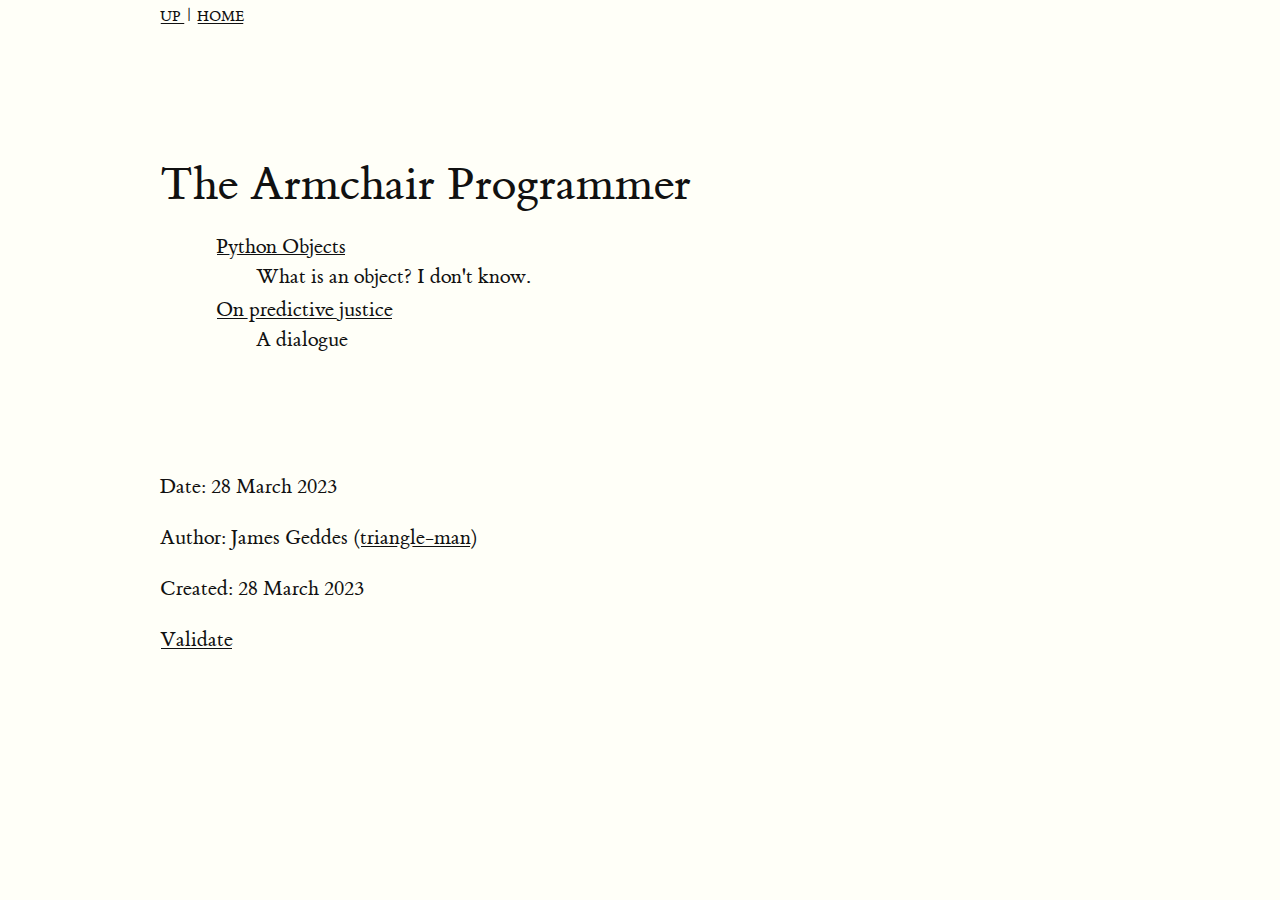
<file: docs/index.html>
<?xml version="1.0" encoding="utf-8"?>
<!DOCTYPE html PUBLIC "-//W3C//DTD XHTML 1.0 Strict//EN"
"http://www.w3.org/TR/xhtml1/DTD/xhtml1-strict.dtd">
<html xmlns="http://www.w3.org/1999/xhtml" lang="en" xml:lang="en">
<head>
<!-- 28 March 2023 -->
<meta http-equiv="Content-Type" content="text/html;charset=utf-8" />
<meta name="viewport" content="width=device-width, initial-scale=1" />
<title>The Armchair Programmer</title>
<meta name="author" content="James Geddes ([[https://github.com/triangle-man][triangle-man]])" />
<meta name="generator" content="Org Mode" />
<link rel="stylesheet" href="tufte.css" type="text/css"/>
</head>
<body>
<div id="org-div-home-and-up">
 <a accesskey="h" href=""> UP </a>
 |
 <a accesskey="H" href="index.html"> HOME </a>
</div><div id="content" class="content">
<h1 class="title">The Armchair Programmer</h1>
<dl class="org-dl">
<dt><a href="same.html">Python Objects</a></dt><dd>What is an object? I don't know.</dd>
<dt><a href="javert.html">On predictive justice</a></dt><dd>A dialogue</dd>
</dl>
</div>
<div id="postamble" class="status">
<p class="date">Date: 28 March 2023</p>
<p class="author">Author: James Geddes (<a href="https://github.com/triangle-man">triangle-man</a>)</p>
<p class="date">Created: 28 March 2023</p>
<p class="validation"><a href="https://validator.w3.org/check?uri=referer">Validate</a></p>
</div>
</body>
</html>
</file>
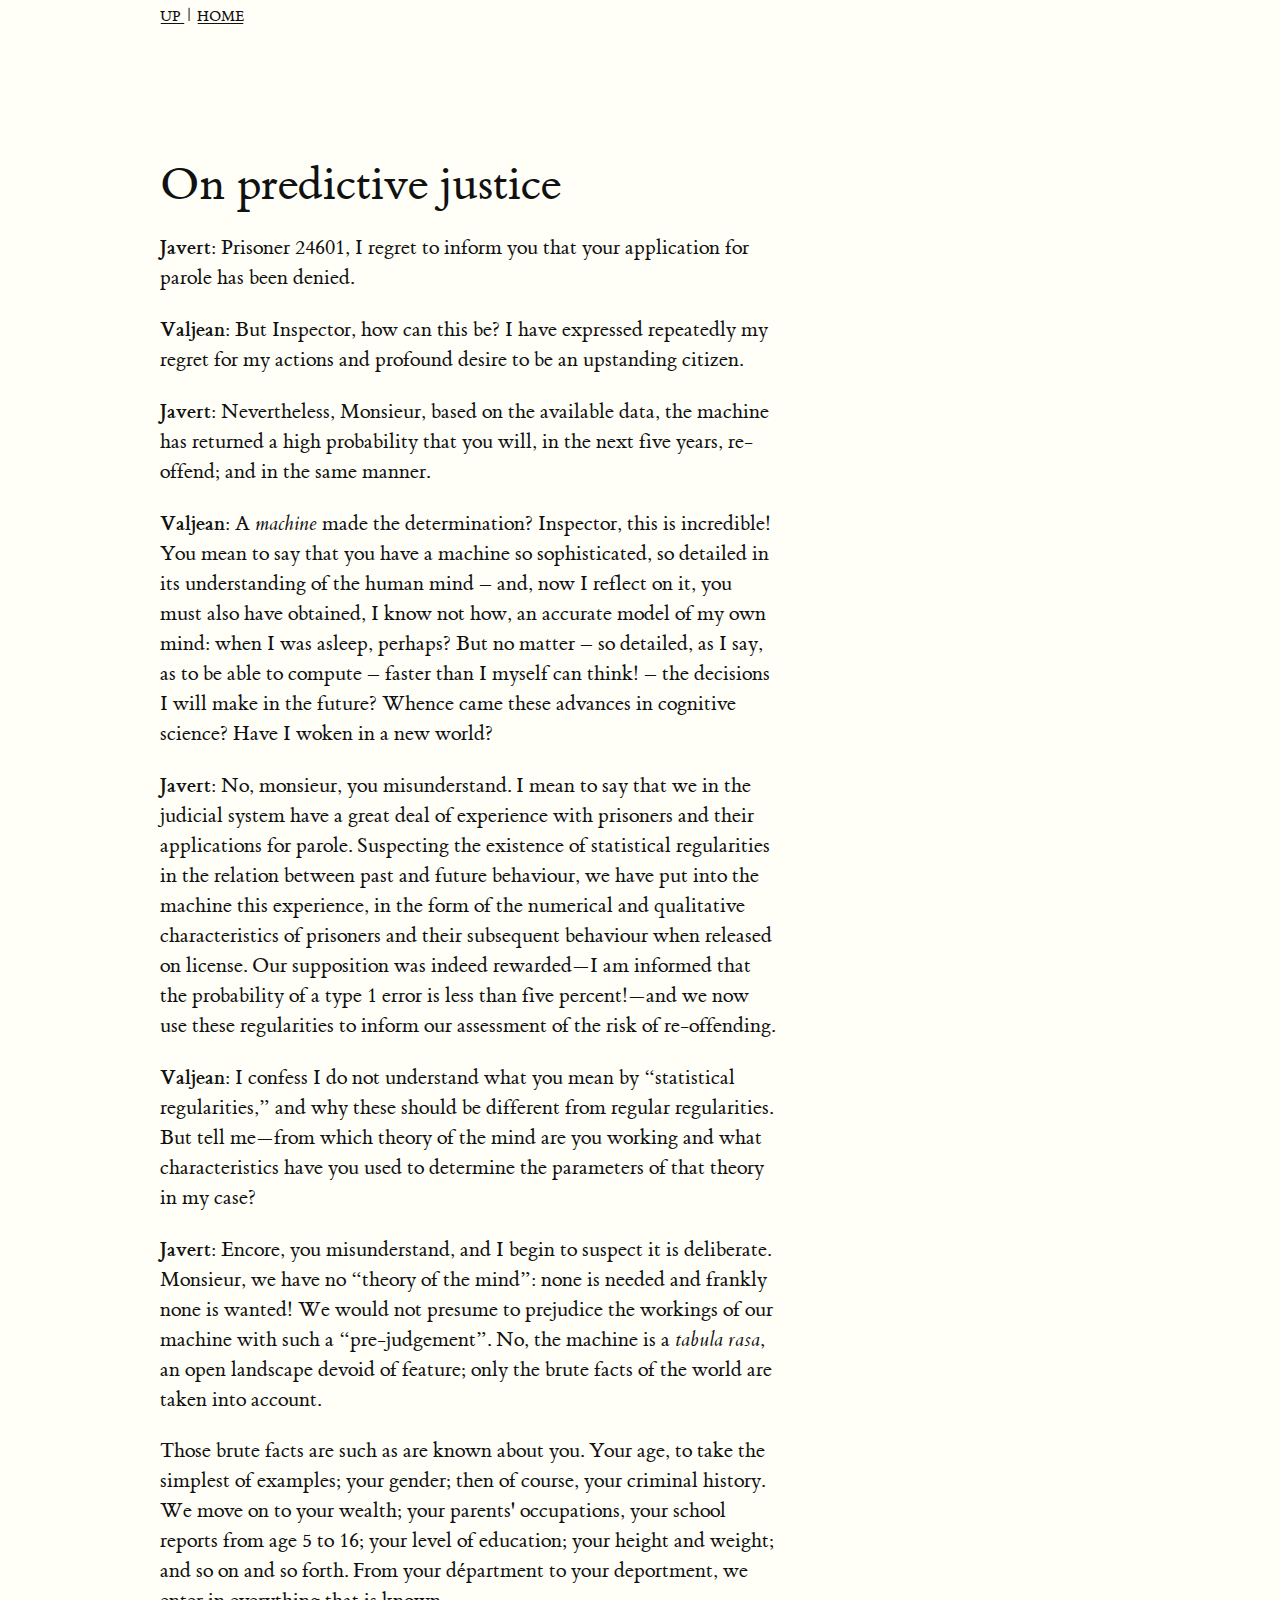
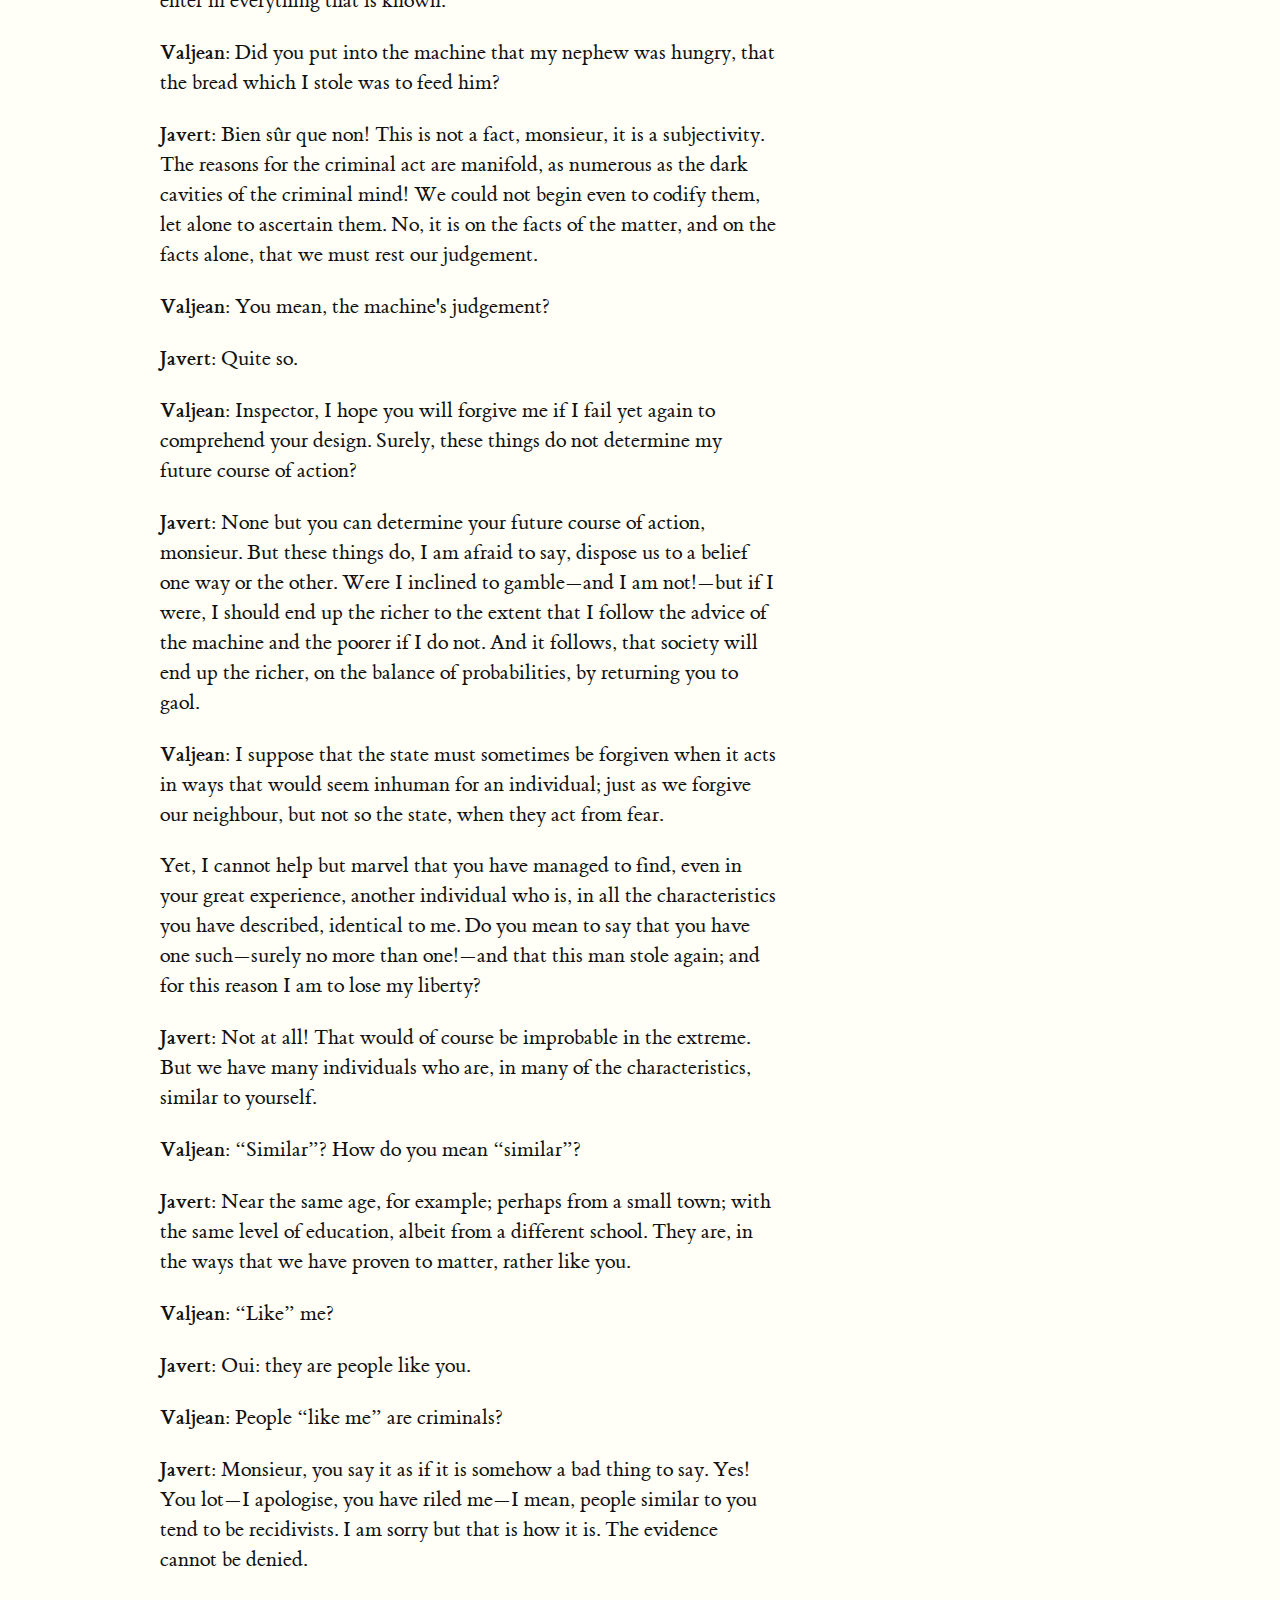
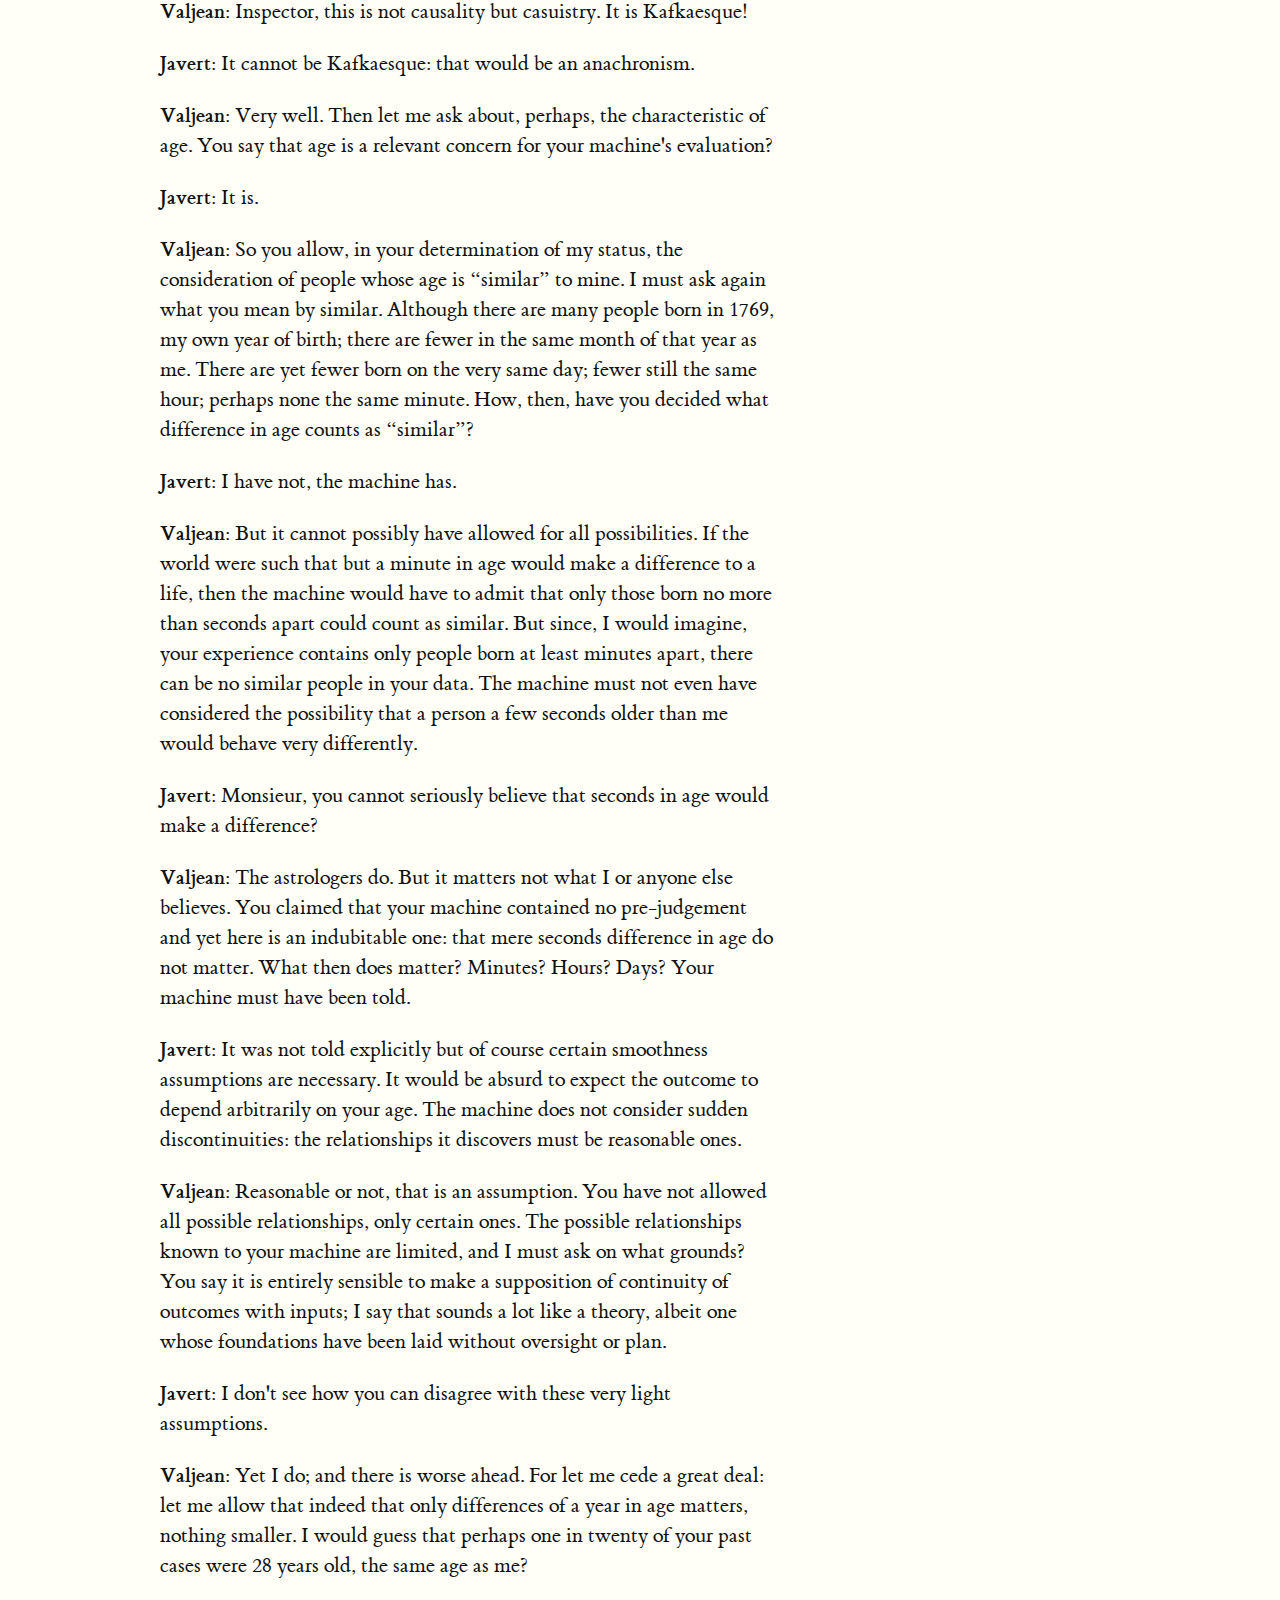
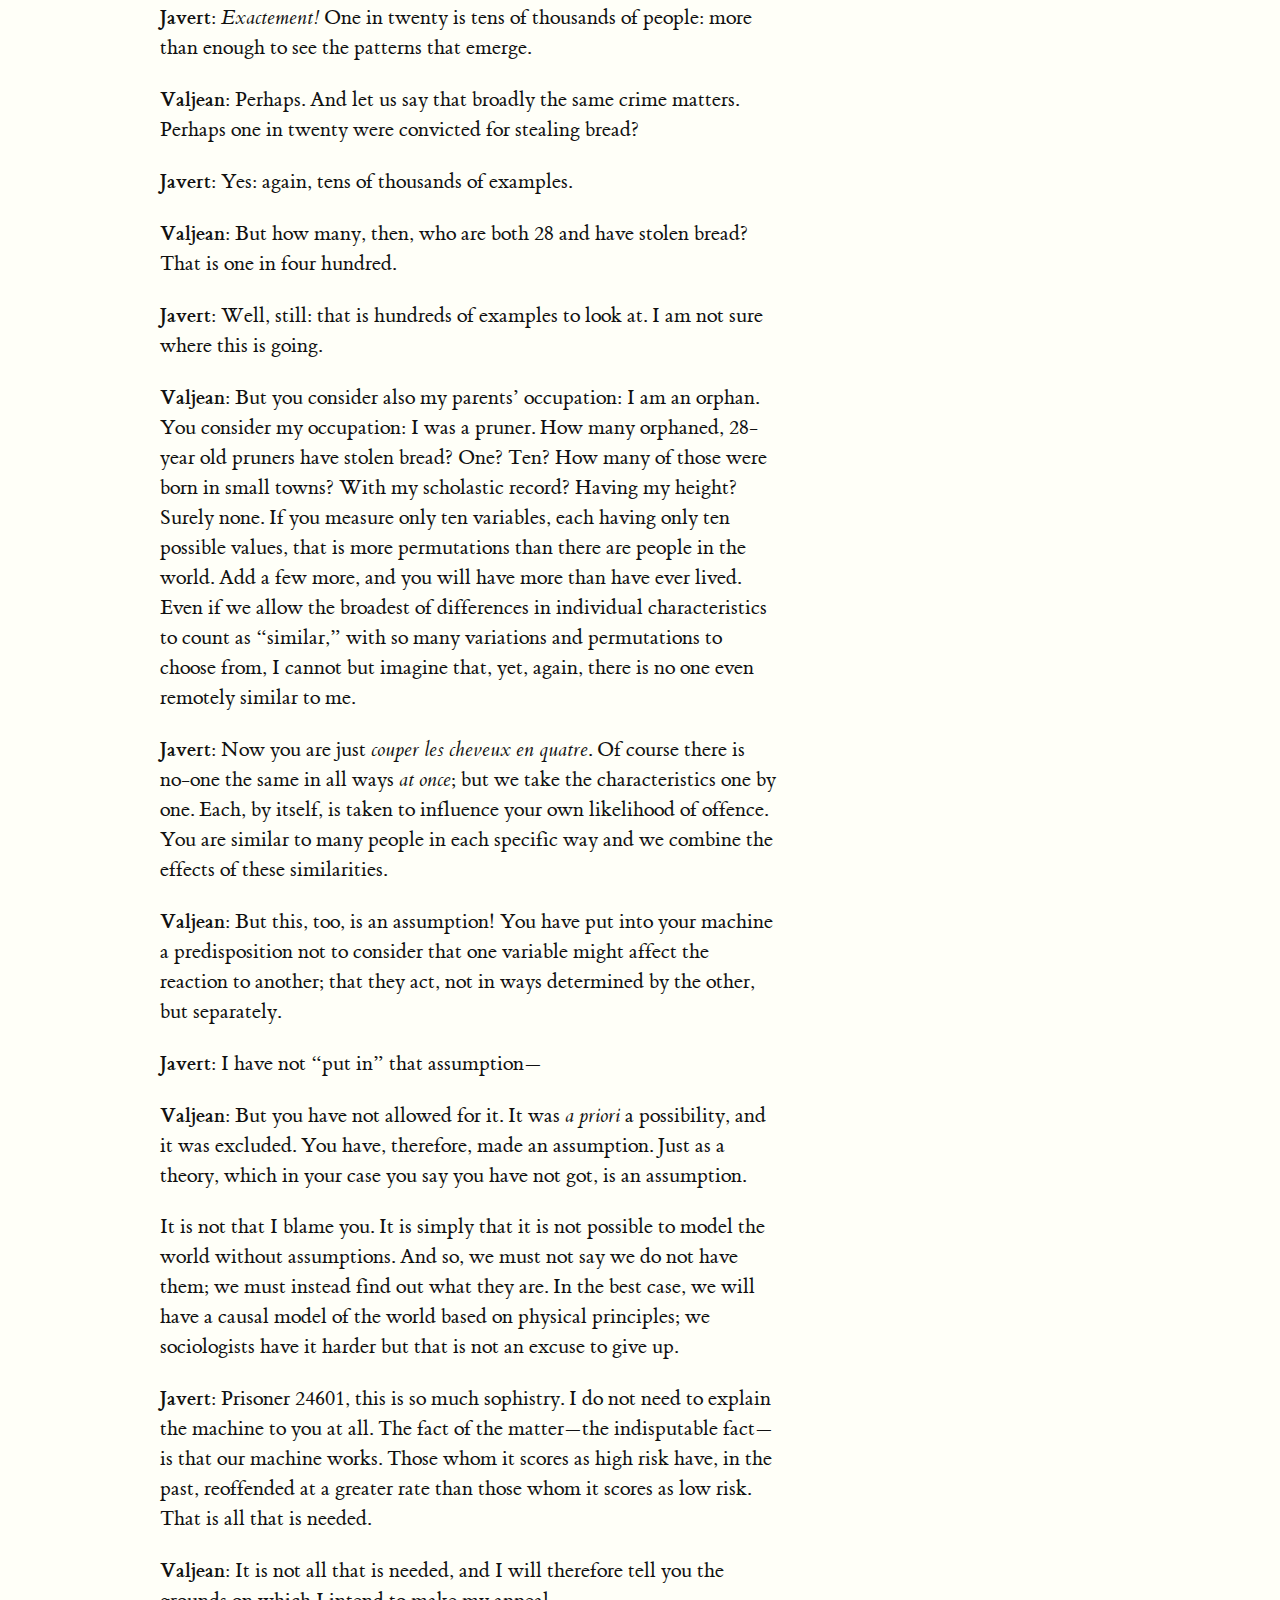
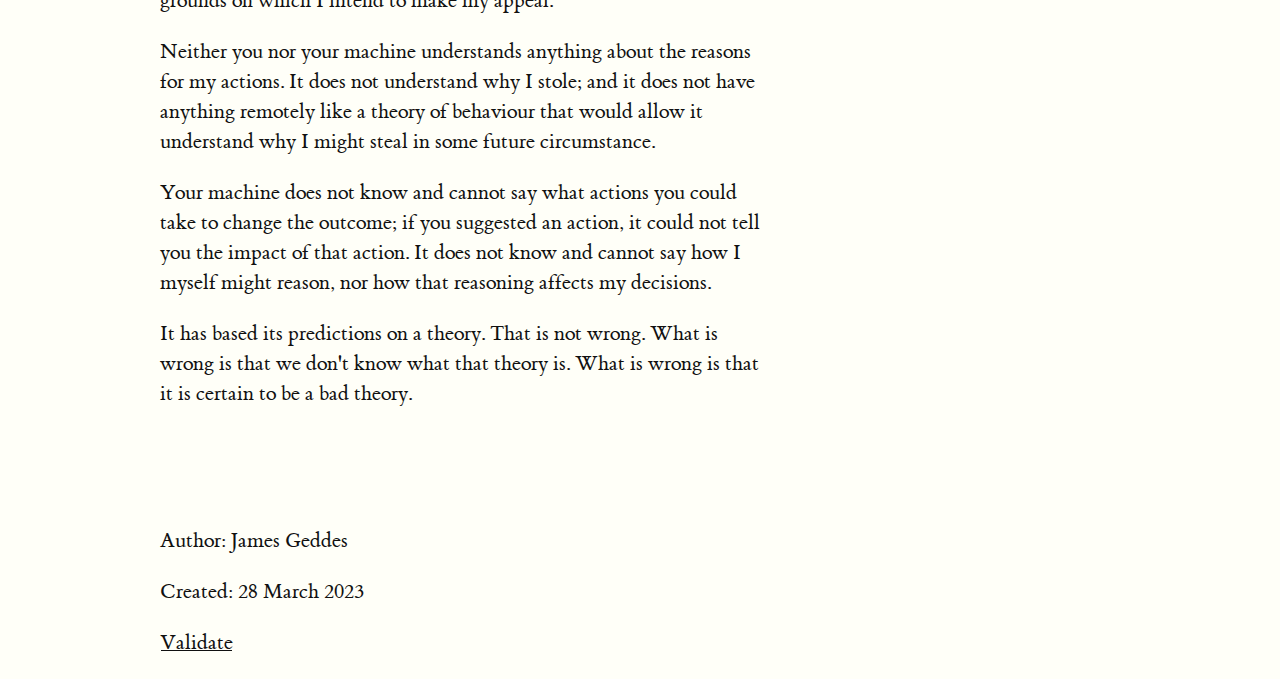
<file: docs/javert.html>
<?xml version="1.0" encoding="utf-8"?>
<!DOCTYPE html PUBLIC "-//W3C//DTD XHTML 1.0 Strict//EN"
"http://www.w3.org/TR/xhtml1/DTD/xhtml1-strict.dtd">
<html xmlns="http://www.w3.org/1999/xhtml" lang="en" xml:lang="en">
<head>
<!-- 28 March 2023 -->
<meta http-equiv="Content-Type" content="text/html;charset=utf-8" />
<meta name="viewport" content="width=device-width, initial-scale=1" />
<title>On predictive justice</title>
<meta name="author" content="James Geddes" />
<meta name="generator" content="Org Mode" />
<link rel="stylesheet" href="tufte.css" type="text/css"/>
</head>
<body>
<div id="org-div-home-and-up">
 <a accesskey="h" href=""> UP </a>
 |
 <a accesskey="H" href="index.html"> HOME </a>
</div><div id="content" class="content">
<h1 class="title">On predictive justice</h1>
<p>
<b><b>Javert</b></b>: Prisoner 24601, I regret to inform you that your application
for parole has been denied.
</p>

<p>
<b><b>Valjean</b></b>: But Inspector, how can this be? I have expressed repeatedly
my regret for my actions and profound desire to be an upstanding
citizen.
</p>

<p>
<b><b>Javert</b></b>: Nevertheless, Monsieur, based on the available data, the machine
has returned a high probability that you will, in the next five years,
re-offend; and in the same manner.
</p>

<p>
<b><b>Valjean</b></b>: A <i>machine</i> made the determination? Inspector, this is
incredible!  You mean to say that you have a machine so sophisticated,
so detailed in its understanding of the human mind &#x2013; and, now I
reflect on it, you must also have obtained, I know not how, an
accurate model of my own mind: when I was asleep, perhaps? But no
matter &#x2013; so detailed, as I say, as to be able to compute &#x2013; faster
than I myself can think! &#x2013; the decisions I will make in the future?
Whence came these advances in cognitive science? Have I woken in a new
world?
</p>

<p>
<b><b>Javert</b></b>: No, monsieur, you misunderstand. I mean to say that we in the
judicial system have a great deal of experience with prisoners and
their applications for parole. Suspecting the existence of statistical
regularities in the relation between past and future behaviour, we
have put into the machine this experience, in the form of the
numerical and qualitative characteristics of prisoners and their
subsequent behaviour when released on license. Our supposition was
indeed rewarded&#x2014;I am informed that the probability of a type 1
error is less than five percent!&#x2014;and we now use these regularities
to inform our assessment of the risk of re-offending.
</p>

<p>
<b><b>Valjean</b></b>: I confess I do not understand what you mean by
“statistical regularities,” and why these should be different from
regular regularities. But tell me&#x2014;from which theory of the mind are
you working and what characteristics have you used to determine the
parameters of that theory in my case?
</p>

<p>
<b><b>Javert</b></b>: Encore, you misunderstand, and I begin to suspect it is
deliberate. Monsieur, we have no “theory of the mind”: none is needed
and frankly none is wanted! We would not presume to prejudice the
workings of our machine with such a “pre-judgement”. No, the machine
is a <i>tabula rasa</i>, an open landscape devoid of feature; only the
brute facts of the world are taken into account.
</p>

<p>
Those brute facts are such as are known about you. Your age, to take
the simplest of examples; your gender; then of course, your criminal
history. We move on to your wealth; your parents' occupations, your
school reports from age 5 to 16; your level of education; your height
and weight; and so on and so forth. From your départment to your
deportment, we enter in everything that is known.
</p>

<p>
<b><b>Valjean</b></b>: Did you put into the machine that my nephew was hungry,
that the bread which I stole was to feed him?
</p>

<p>
<b><b>Javert</b></b>: Bien sûr que non! This is not a fact, monsieur, it is a
subjectivity. The reasons for the criminal act are manifold, as
numerous as the dark cavities of the criminal mind! We could not begin
even to codify them, let alone to ascertain them. No, it is on the
facts of the matter, and on the facts alone, that we must rest our
judgement.
</p>

<p>
<b><b>Valjean</b></b>: You mean, the machine's judgement?
</p>

<p>
<b><b>Javert</b></b>: Quite so.
</p>

<p>
<b><b>Valjean</b></b>: Inspector, I hope you will forgive me if I fail yet again
to comprehend your design. Surely, these things do not determine my
future course of action?
</p>

<p>
<b><b>Javert</b></b>: None but you can determine your future course of action,
monsieur. But these things do, I am afraid to say, dispose us to a
belief one way or the other. Were I inclined to gamble&#x2014;and I am
not!&#x2014;but if I were, I should end up the richer to the extent that I
follow the advice of the machine and the poorer if I do not. And it
follows, that society will end up the richer, on the balance of
probabilities, by returning you to gaol.
</p>

<p>
<b><b>Valjean</b></b>: I suppose that the state must sometimes be forgiven when
it acts in ways that would seem inhuman for an individual; just as we
forgive our neighbour, but not so the state, when they act from fear.
</p>

<p>
Yet, I cannot help but marvel that you have managed to find, even in
your great experience, another individual who is, in all the
characteristics you have described, identical to me. Do you mean to
say that you have one such&#x2014;surely no more than one!&#x2014;and that this
man stole again; and for this reason I am to lose my liberty?
</p>

<p>
<b><b>Javert</b></b>: Not at all! That would of course be improbable in the extreme. But
we have many individuals who are, in many of the characteristics,
similar to yourself.
</p>

<p>
<b><b>Valjean</b></b>: “Similar”? How do you mean “similar”?
</p>

<p>
<b><b>Javert</b></b>: Near the same age, for example; perhaps from a small town; with the
same level of education, albeit from a different school. They are, in
the ways that we have proven to matter, rather like you.
</p>

<p>
<b><b>Valjean</b></b>: “Like” me?
</p>

<p>
<b><b>Javert</b></b>: Oui: they are people like you.
</p>

<p>
<b><b>Valjean</b></b>: People “like me” are criminals?
</p>

<p>
<b><b>Javert</b></b>: Monsieur, you say it as if it is somehow a bad thing to
say. Yes! You lot—I apologise, you have riled me&#x2014;I mean, people
similar to you tend to be recidivists. I am sorry but that is how it
is. The evidence cannot be denied.
</p>

<p>
<b><b>Valjean</b></b>: Inspector, this is not causality but casuistry. It is
Kafkaesque!
</p>

<p>
<b><b>Javert</b></b>: It cannot be Kafkaesque: that would be an anachronism.
</p>

<p>
<b><b>Valjean</b></b>: Very well. Then let me ask about, perhaps, the
characteristic of age. You say that age is a relevant concern for your
machine's evaluation?
</p>

<p>
<b><b>Javert</b></b>: It is.
</p>

<p>
<b><b>Valjean</b></b>: So you allow, in your determination of my status, the
consideration of people whose age is “similar” to mine. I must ask
again what you mean by similar. Although there are many people born in
1769, my own year of birth; there are fewer in the same month of that
year as me. There are yet fewer born on the very same day; fewer still
the same hour; perhaps none the same minute. How, then, have you
decided what difference in age counts as “similar”?
</p>

<p>
<b><b>Javert</b></b>: I have not, the machine has.
</p>

<p>
<b><b>Valjean</b></b>: But it cannot possibly have allowed for all
possibilities. If the world were such that but a minute in age would
make a difference to a life, then the machine would have to admit that
only those born no more than seconds apart could count as similar. But
since, I would imagine, your experience contains only people born at
least minutes apart, there can be no similar people in your data. The
machine must not even have considered the possibility that a person a
few seconds older than me would behave very differently.
</p>

<p>
<b><b>Javert</b></b>: Monsieur, you cannot seriously believe that seconds in age
would make a difference?
</p>

<p>
<b><b>Valjean</b></b>: The astrologers do. But it matters not what I or anyone
else believes. You claimed that your machine contained no
pre-judgement and yet here is an indubitable one: that mere seconds
difference in age do not matter. What then does matter? Minutes?
Hours? Days? Your machine must have been told.
</p>

<p>
<b><b>Javert</b></b>: It was not told explicitly but of course certain
smoothness assumptions are necessary. It would be absurd to expect the
outcome to depend arbitrarily on your age. The machine does not
consider sudden discontinuities: the relationships it discovers must
be reasonable ones.
</p>

<p>
<b><b>Valjean</b></b>: Reasonable or not, that is an assumption. You have not
allowed all possible relationships, only certain ones. The possible
relationships known to your machine are limited, and I must ask on
what grounds? You say it is entirely sensible to make a supposition of
continuity of outcomes with inputs; I say that sounds a lot like a
theory, albeit one whose foundations have been laid without oversight
or plan.
</p>

<p>
<b><b>Javert</b></b>: I don't see how you can disagree with these very light
assumptions.
</p>

<p>
<b><b>Valjean</b></b>: Yet I do; and there is worse ahead. For let me cede a
great deal: let me allow that indeed that only differences of a year
in age matters, nothing smaller. I would guess that perhaps one in
twenty of your past cases were 28 years old, the same age as me?
</p>

<p>
<b><b>Javert</b></b>: <i>Exactement!</i> One in twenty is tens of thousands of
people: more than enough to see the patterns that emerge.
</p>

<p>
<b><b>Valjean</b></b>: Perhaps. And let us say that broadly the same crime
matters. Perhaps one in twenty were convicted for stealing bread?
</p>

<p>
<b><b>Javert</b></b>: Yes: again, tens of thousands of examples.
</p>

<p>
<b><b>Valjean</b></b>: But how many, then, who are both 28 and have stolen
bread? That is one in four hundred.
</p>

<p>
<b><b>Javert</b></b>: Well, still: that is hundreds of examples to look at. I am
not sure where this is going.
</p>

<p>
<b><b>Valjean</b></b>: But you consider also my parents’ occupation: I am an
orphan. You consider my occupation: I was a pruner. How many orphaned,
28-year old pruners have stolen bread? One? Ten? How many of those
were born in small towns? With my scholastic record? Having my height?
Surely none. If you measure only ten variables, each having only ten
possible values, that is more permutations than there are people in
the world. Add a few more, and you will have more than have ever
lived. Even if we allow the broadest of differences in individual
characteristics to count as “similar,” with so many variations and
permutations to choose from, I cannot but imagine that, yet, again,
there is no one even remotely similar to me.
</p>

<p>
<b><b>Javert</b></b>: Now you are just <i>couper les cheveux en quatre</i>. Of course
there is no-one the same in all ways <i>at once</i>; but we take the
characteristics one by one. Each, by itself, is taken to influence
your own likelihood of offence. You are similar to many people in each
specific way and we combine the effects of these similarities.
</p>

<p>
<b><b>Valjean</b></b>: But this, too, is an assumption! You have put into your
machine a predisposition not to consider that one variable might
affect the reaction to another; that they act, not in ways determined
by the other, but separately.
</p>

<p>
<b><b>Javert</b></b>: I have not “put in” that assumption&#x2014;
</p>

<p>
<b><b>Valjean</b></b>: But you have not allowed for it. It was <i>a priori</i> a
possibility, and it was excluded. You have, therefore, made an
assumption. Just as a theory, which in your case you say you have not
got, is an assumption.
</p>

<p>
It is not that I blame you. It is simply that it is not possible to
model the world without assumptions. And so, we must not say we do not
have them; we must instead find out what they are. In the best case,
we will have a causal model of the world based on physical principles;
we sociologists have it harder but that is not an excuse to give up.
</p>

<p>
<b><b>Javert</b></b>: Prisoner 24601, this is so much sophistry. I do not need
to explain the machine to you at all. The fact of the matter&#x2014;the
indisputable fact&#x2014;is that our machine works. Those whom it scores as
high risk have, in the past, reoffended at a greater rate than those
whom it scores as low risk. That is all that is needed.
</p>

<p>
<b><b>Valjean</b></b>: It is not all that is needed, and I will therefore tell
you the grounds on which I intend to make my appeal.
</p>

<p>
Neither you nor your machine understands anything about the reasons
for my actions. It does not understand why I stole; and it does not
have anything remotely like a theory of behaviour that would allow it
understand why I might steal in some future circumstance.
</p>

<p>
Your machine does not know and cannot say what actions you could take
to change the outcome; if you suggested an action, it could not tell
you the impact of that action. It does not know and cannot say how I
myself might reason, nor how that reasoning affects my decisions.
</p>

<p>
It has based its predictions on a theory. That is not wrong. What is
wrong is that we don't know what that theory is. What is wrong is that
it is certain to be a bad theory.
</p>
</div>
<div id="postamble" class="status">
<p class="author">Author: James Geddes</p>
<p class="date">Created: 28 March 2023</p>
<p class="validation"><a href="https://validator.w3.org/check?uri=referer">Validate</a></p>
</div>
</body>
</html>
</file>
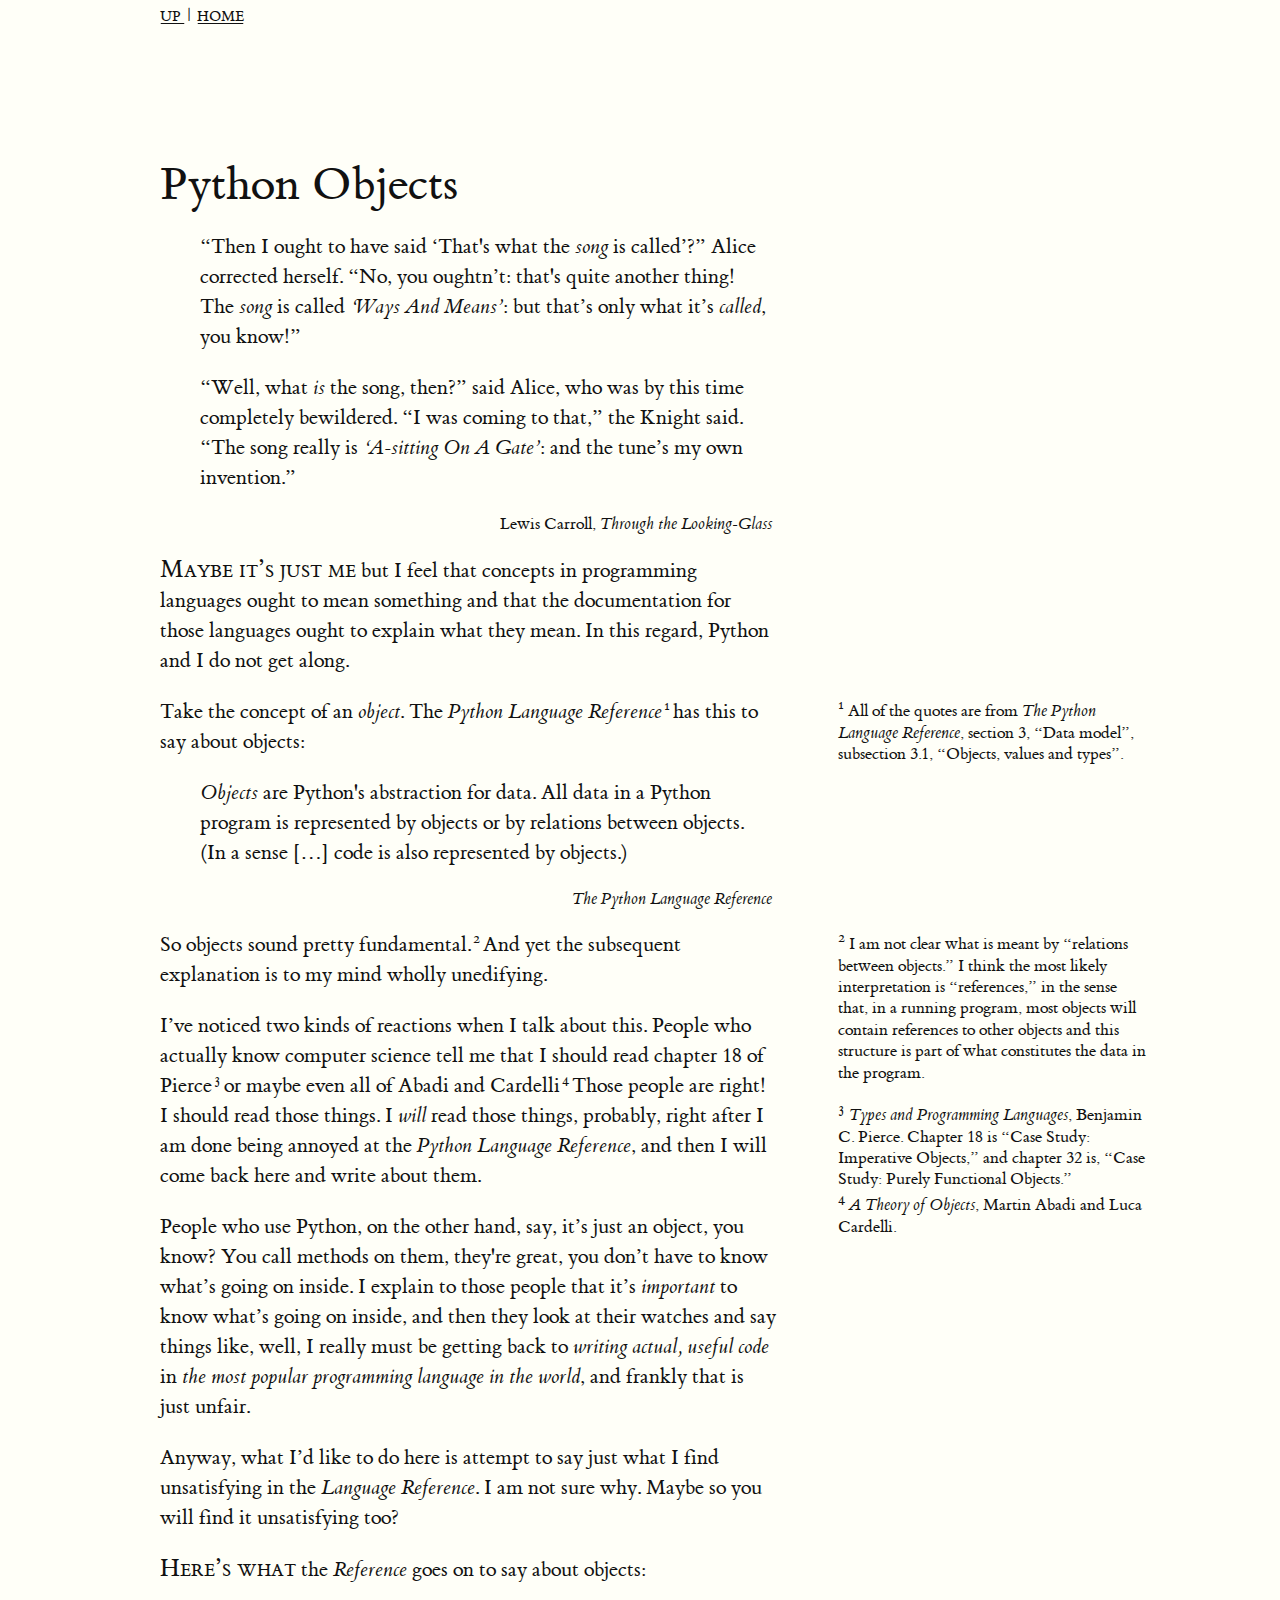
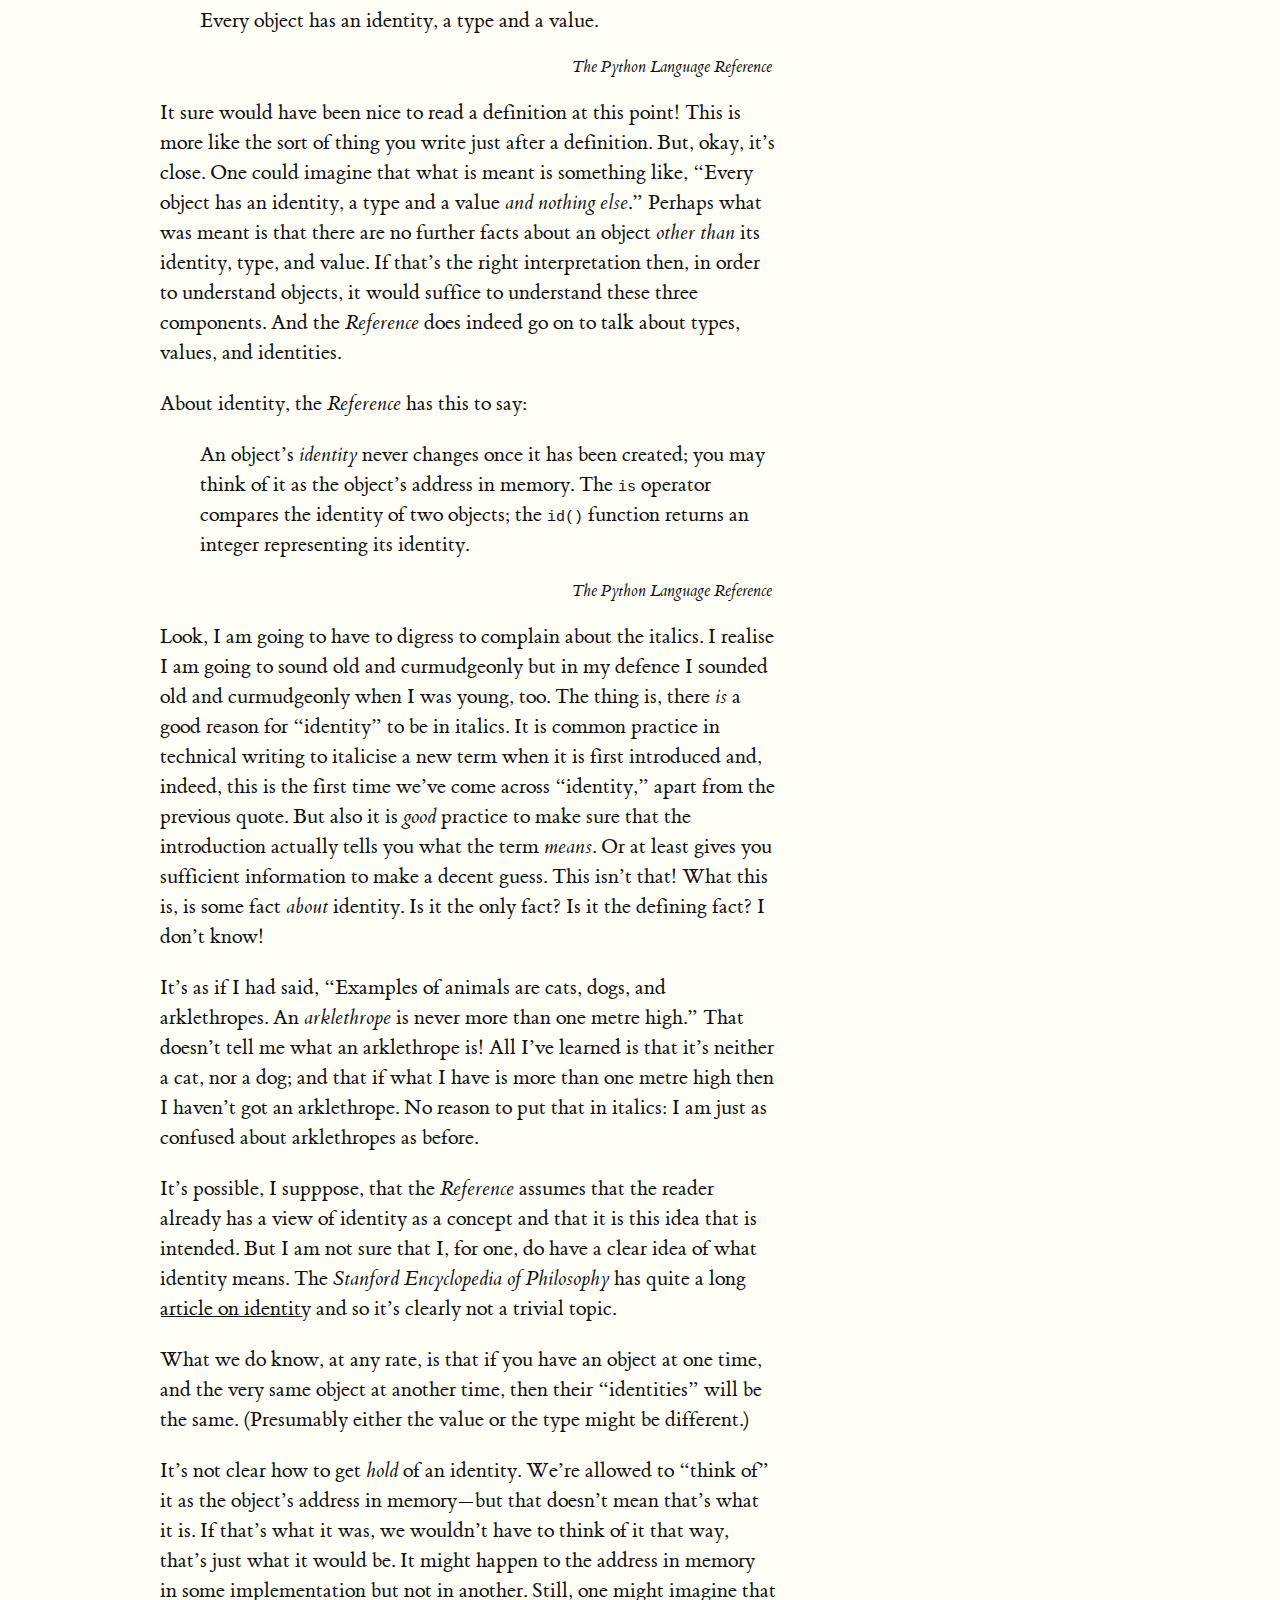
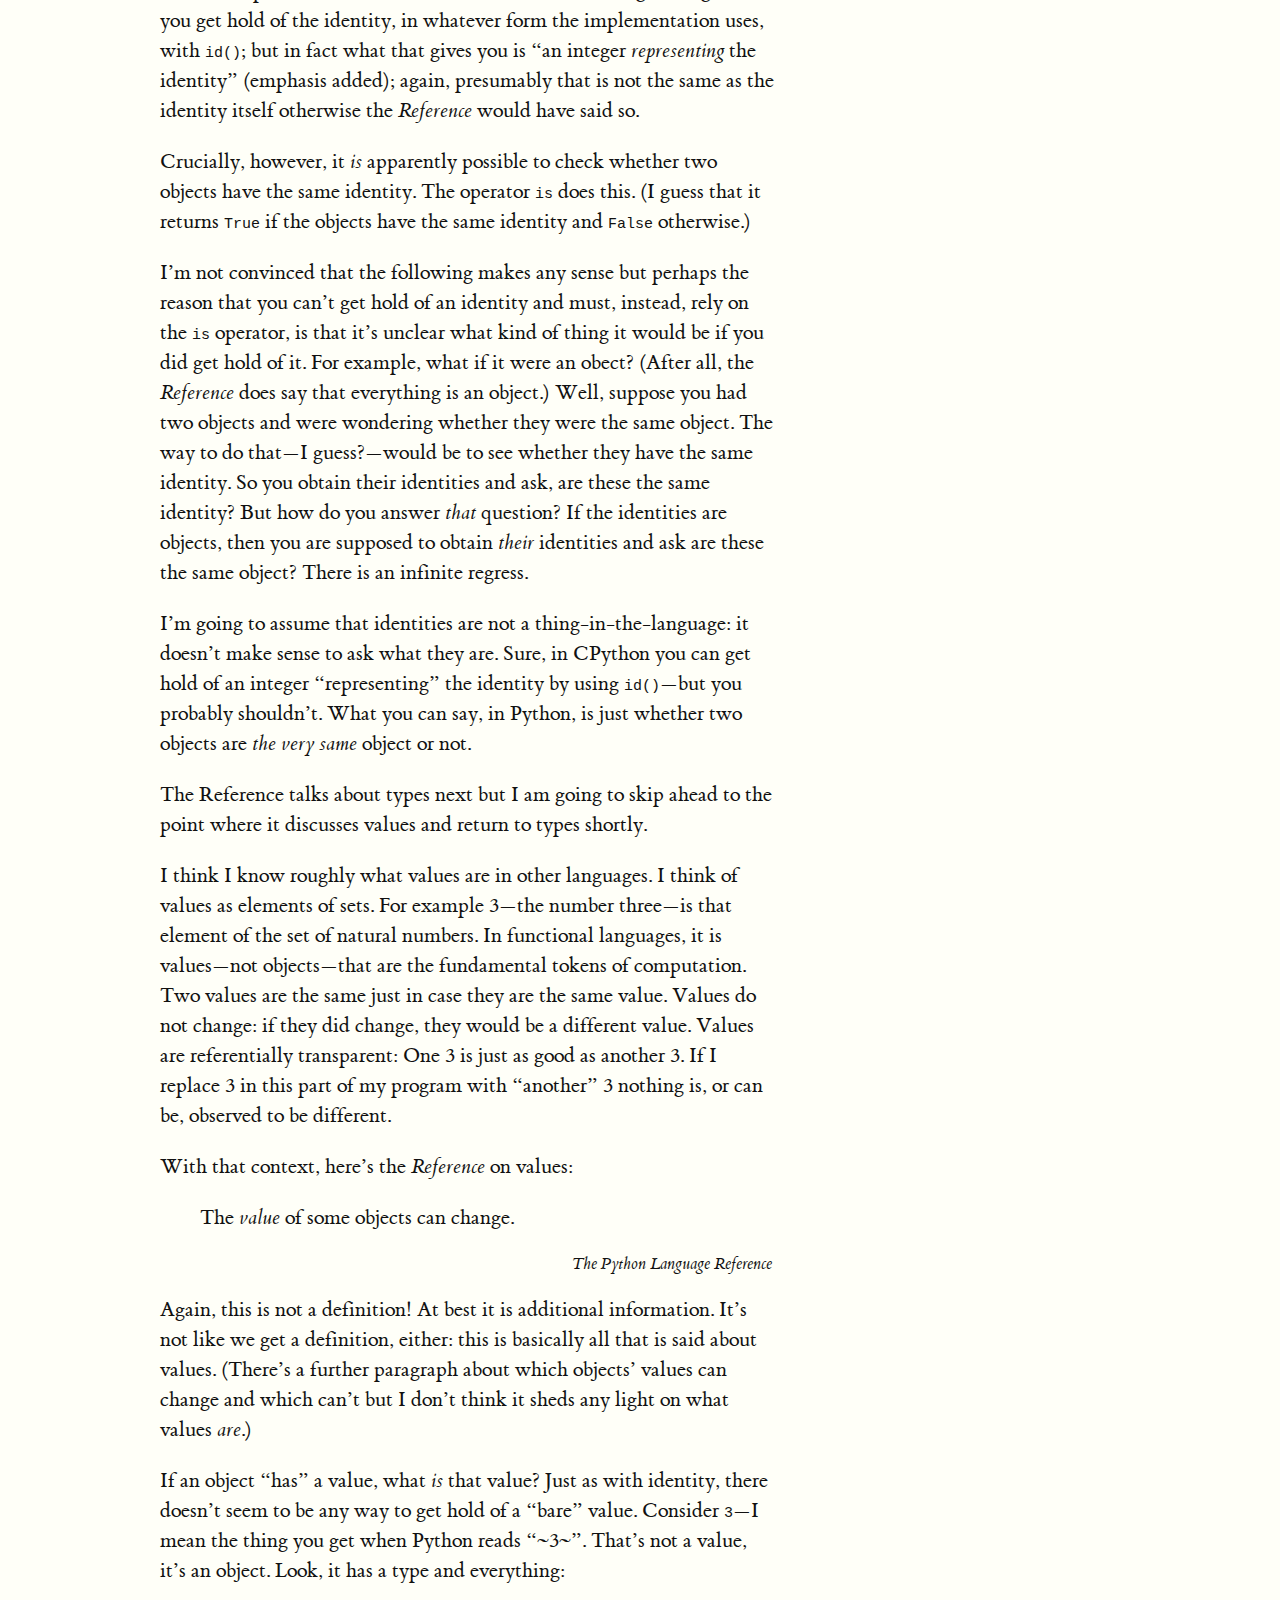
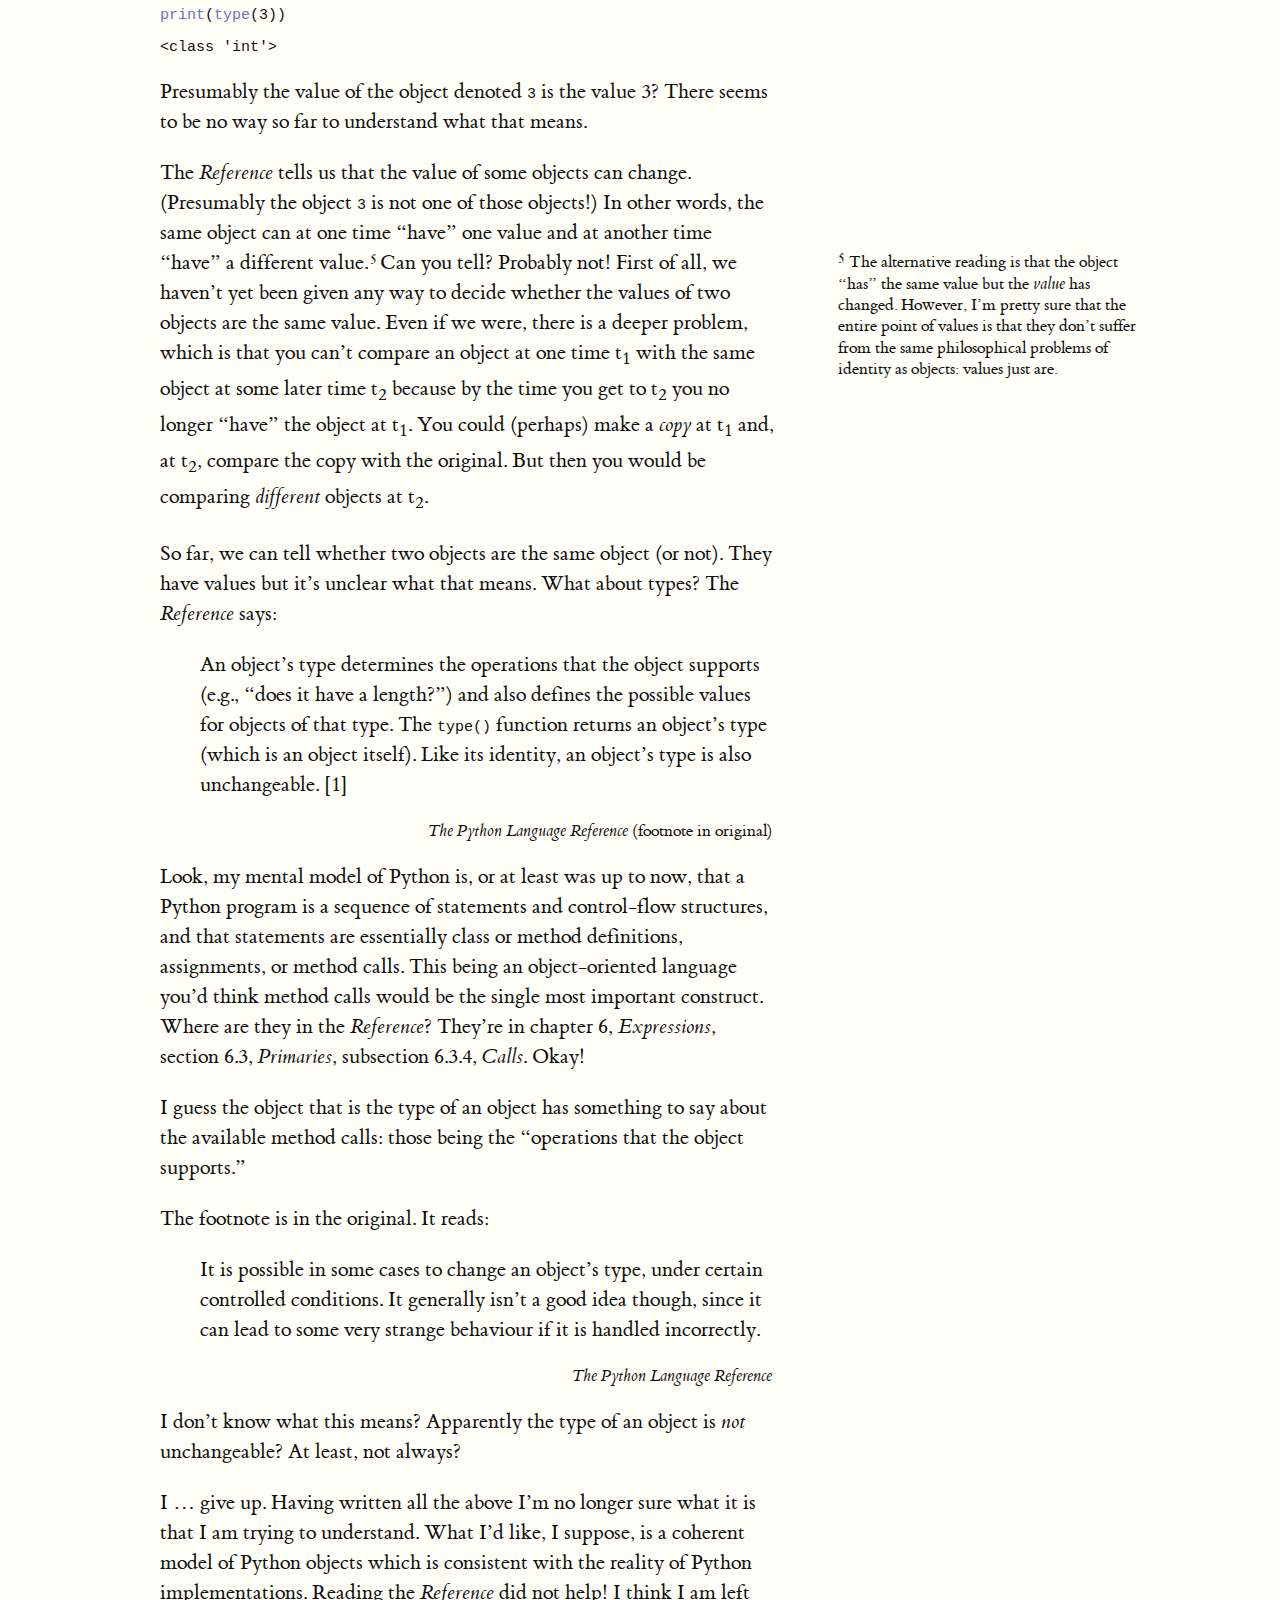
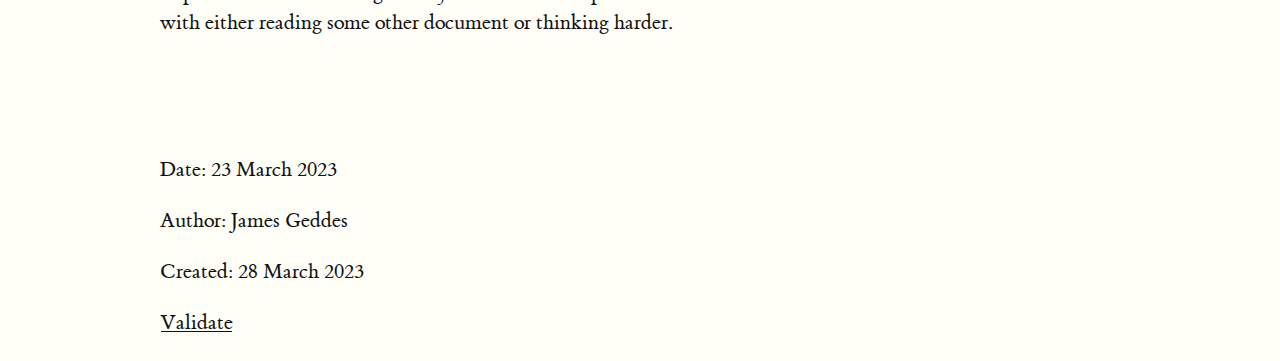
<file: docs/same.html>
<?xml version="1.0" encoding="utf-8"?>
<!DOCTYPE html PUBLIC "-//W3C//DTD XHTML 1.0 Strict//EN"
"http://www.w3.org/TR/xhtml1/DTD/xhtml1-strict.dtd">
<html xmlns="http://www.w3.org/1999/xhtml" lang="en" xml:lang="en">
<head>
<!-- 28 March 2023 -->
<meta http-equiv="Content-Type" content="text/html;charset=utf-8" />
<meta name="viewport" content="width=device-width, initial-scale=1" />
<title>Python Objects</title>
<meta name="author" content="James Geddes" />
<meta name="generator" content="Org Mode" />
<link rel="stylesheet" href="tufte.css" type="text/css"/>
</head>
<body>
<div id="org-div-home-and-up">
 <a accesskey="h" href=""> UP </a>
 |
 <a accesskey="H" href="index.html"> HOME </a>
</div><div id="content" class="content">
<h1 class="title">Python Objects</h1>
<blockquote>
<p>
“Then I ought to have said ‘That's what the <i>song</i> is called’?”  Alice
corrected herself. “No, you oughtn’t: that's quite another thing! The
<i>song</i> is called <i>‘Ways And Means’</i>: but that’s only what it’s
<i>called</i>, you know!”
</p>

<p>
“Well, what <i>is</i> the song, then?” said Alice, who was by this time
completely bewildered. “I was coming to that,” the Knight said. “The
song really is <i>‘A-sitting On A Gate’</i>: and the tune’s my own
invention.”
<footer> Lewis Carroll, <i>Through the Looking-Glass</i> </footer>
</p>
</blockquote>

<p>
<span class="newthought">Maybe it’s just me</span>
but I feel that concepts in programming languages ought to mean
something and that the documentation for those languages ought to
explain what they mean. In this regard, Python and I do not get along.
</p>

<p>
Take the concept of an <i>object</i>. The <i>Python Language Reference</i><label for="fn-1" class="margin-toggle sidenote-number">
</label><input type="checkbox" id="fn-1" class="margin-toggle"/><span class="sidenote">
All of the quotes are from <i>The Python Language Reference</i>, section 3,
“Data model”, subsection 3.1, “Objects, values and types”.</span> has this
to say about objects:
</p>
<blockquote>
<p>
<i>Objects</i> are Python's abstraction for data. All data in a Python
program is represented by objects or by relations between objects. (In
a sense [&#x2026;] code is also represented by objects.)
<footer> <i>The Python Language Reference</i> </footer>
</p>
</blockquote>

<p>
So objects sound pretty fundamental.<label for="fn-2" class="margin-toggle sidenote-number">
</label><input type="checkbox" id="fn-2" class="margin-toggle"/><span class="sidenote"> I am not clear what is meant
by “relations between objects.” I think the most likely interpretation
is “references,” in the sense that, in a running program, most objects
will contain references to other objects and this structure is part of
what constitutes the data in the program.</span> And yet the subsequent
explanation is to my mind wholly unedifying.
</p>

<p>
I’ve noticed two kinds of reactions when I talk about this. People who
actually know computer science tell me that I should read chapter 18
of Pierce<label for="fn-3" class="margin-toggle sidenote-number">
</label><input type="checkbox" id="fn-3" class="margin-toggle"/><span class="sidenote"> <i>Types and Programming Languages</i>, Benjamin
C. Pierce. Chapter 18 is “Case Study: Imperative Objects,” and chapter
32 is, “Case Study: Purely Functional Objects.”</span> or maybe even all of
Abadi and Cardelli<label for="fn-4" class="margin-toggle sidenote-number">
</label><input type="checkbox" id="fn-4" class="margin-toggle"/><span class="sidenote"> <i>A Theory of Objects</i>, Martin Abadi and Luca
Cardelli.</span> Those people are right! I should read those things. I
<i>will</i> read those things, probably, right after I am done being
annoyed at the <i>Python Language Reference</i>, and then I will come back
here and write about them.
</p>

<p>
People who use Python, on the other hand, say, it’s just an object,
you know? You call methods on them, they're great, you don’t have to
know what’s going on inside. I explain to those people that it’s
<i>important</i> to know what’s going on inside, and then they look at
their watches and say things like, well, I really must be getting back
to <i>writing actual, useful code</i> in <i>the most popular programming
language in the world</i>, and frankly that is just unfair.
</p>

<p>
Anyway, what I’d like to do here is attempt to say just what I find
unsatisfying in the <i>Language Reference</i>. I am not sure why. Maybe so
you will find it unsatisfying too?
</p>

<p>
<span class="newthought">Here’s what</span> the <i>Reference</i> goes on to say about objects:
</p>
<blockquote>
<p>
Every object has an identity, a type and a value.
<footer> <i>The Python Language Reference</i> </footer>
</p>
</blockquote>

<p>
It sure would have been nice to read a definition at this point! This
is more like the sort of thing you write just after a definition. But,
okay, it’s close. One could imagine that what is meant is something
like, “Every object has an identity, a type and a value <i>and nothing
else</i>.”  Perhaps what was meant is that there are no further facts
about an object <i>other than</i> its identity, type, and value. If that’s
the right interpretation then, in order to understand objects, it
would suffice to understand these three components. And the
<i>Reference</i> does indeed go on to talk about types, values, and
identities.
</p>

<p>
About identity, the <i>Reference</i> has this to say:
</p>
<blockquote>
<p>
An object’s <i>identity</i> never changes once it has been created; you may
think of it as the object’s address in memory. The <code>is</code> operator
compares the identity of two objects; the <code>id()</code> function returns an
integer representing its identity.
<footer> <i>The Python Language Reference</i> </footer>
</p>
</blockquote>

<p>
Look, I am going to have to digress to complain about the italics. I
realise I am going to sound old and curmudgeonly but in my defence I
sounded old and curmudgeonly when I was young, too. The thing is,
there <i>is</i> a good reason for “identity” to be in italics. It is common
practice in technical writing to italicise a new term when it is first
introduced and, indeed, this is the first time we’ve come across
“identity,” apart from the previous quote. But also it is <i>good</i>
practice to make sure that the introduction actually tells you what
the term <i>means</i>. Or at least gives you sufficient information to make
a decent guess. This isn’t that! What this is, is some fact <i>about</i>
identity. Is it the only fact? Is it the defining fact? I don’t know!
</p>

<p>
It’s as if I had said, “Examples of animals are cats, dogs, and
arklethropes. An <i>arklethrope</i> is never more than one metre high.”
That doesn’t tell me what an arklethrope is! All I’ve learned is that
it’s neither a cat, nor a dog; and that if what I have is more than
one metre high then I haven’t got an arklethrope. No reason to put
that in italics: I am just as confused about arklethropes as before.
</p>

<p>
It’s possible, I supppose, that the <i>Reference</i> assumes that the
reader already has a view of identity as a concept and that it is this
idea that is intended. But I am not sure that I, for one, do have a
clear idea of what identity means. The <i>Stanford Encyclopedia of
Philosophy</i> has quite a long <a href="https://plato.stanford.edu/entries/identity/">article on identity</a> and so it’s clearly
not a trivial topic.
</p>

<p>
What we do know, at any rate, is that if you have an object at one
time, and the very same object at another time, then their
“identities” will be the same. (Presumably either the value or the
type might be different.)
</p>

<p>
It’s not clear how to get <i>hold</i> of an identity. We’re allowed to
“think of” it as the object’s address in memory&#x2014;but that doesn’t
mean that’s what it is. If that’s what it was, we wouldn’t have to
think of it that way, that’s just what it would be. It might happen to
the address in memory in some implementation but not in
another. Still, one might imagine that you get hold of the identity,
in whatever form the implementation uses, with <code>id()</code>; but in fact
what that gives you is “an integer <i>representing</i> the identity”
(emphasis added); again, presumably that is not the same as the
identity itself otherwise the <i>Reference</i> would have said so. 
</p>

<p>
Crucially, however, it <i>is</i> apparently possible to check whether two
objects have the same identity. The operator <code>is</code> does this. (I guess
that it returns <code>True</code> if the objects have the same identity and
<code>False</code> otherwise.)
</p>

<p>
I’m not convinced that the following makes any sense but perhaps the
reason that you can’t get hold of an identity and must, instead, rely
on the <code>is</code> operator, is that it’s unclear what kind of thing it would
be if you did get hold of it. For example, what if it were an obect?
(After all, the <i>Reference</i> does say that everything is an object.)
Well, suppose you had two objects and were wondering whether they were
the same object. The way to do that&#x2014;I guess?&#x2014;would be to see
whether they have the same identity. So you obtain their identities
and ask, are these the same identity? But how do you answer <i>that</i>
question? If the identities are objects, then you are supposed to
obtain <i>their</i> identities and ask are these the same object? There is
an infinite regress.
</p>

<p>
I’m going to assume that identities are not a thing-in-the-language:
it doesn’t make sense to ask what they are. Sure, in CPython you can
get hold of an integer “representing” the identity by using <code>id()</code>&#x2014;but
you probably shouldn’t. What you can say, in Python, is just whether
two objects are <i>the very same</i> object or not.
</p>

<p>
The Reference talks about types next but I am going to skip ahead to
the point where it discusses values and return to types shortly.
</p>

<p>
I think I know roughly what values are in other languages. I think of
values as elements of sets. For example 3&#x2014;the number three&#x2014;is that
element of the set of natural numbers. In functional languages, it is
values&#x2014;not objects&#x2014;that are the fundamental tokens of
computation. Two values are the same just in case they are the same
value. Values do not change: if they did change, they would be a
different value. Values are referentially transparent: One 3 is just
as good as another 3. If I replace 3 in this part of my program with
“another” 3 nothing is, or can be, observed to be different.
</p>

<p>
With that context, here’s the <i>Reference</i> on values:
</p>
<blockquote>
<p>
The <i>value</i> of some objects can change.
<footer> <i>The Python Language Reference</i> </footer>
</p>
</blockquote>
<p>
Again, this is not a definition! At best it is additional
information. It’s not like we get a definition, either: this is
basically all that is said about values. (There’s a further paragraph
about which objects’ values can change and which can’t but I don’t
think it sheds any light on what values <i>are</i>.)
</p>

<p>
If an object “has” a value, what <i>is</i> that value? Just as with
identity, there doesn’t seem to be any way to get hold of a “bare”
value. Consider <code>3</code>&#x2014;I mean the thing you get when Python reads
“~3~”. That’s not a value, it’s an object. Look, it has a type and
everything:
</p>
<div class="org-src-container">
<pre class="src src-python"><span style="color: #6c71c4;">print</span>(<span style="color: #6c71c4;">type</span>(3))
</pre>
</div>

<pre class="example">
&lt;class 'int'&gt;
</pre>


<p>
Presumably the value of the object denoted <code>3</code> is the value 3? There
seems to be no way so far to understand what that means.
</p>

<p>
The <i>Reference</i> tells us that the value of some objects can
change. (Presumably the object <code>3</code> is not one of those objects!) In
other words, the same object can at one time “have” one value and at
another time “have” a different value.<label for="fn-5" class="margin-toggle sidenote-number">
</label><input type="checkbox" id="fn-5" class="margin-toggle"/><span class="sidenote"> The alternative reading is
that the object “has” the same value but the <i>value</i> has
changed. However, I’m pretty sure that the entire point of values is
that they don’t suffer from the same philosophical problems of
identity as objects: values just are.</span> Can you tell? Probably not!
First of all, we haven’t yet been given any way to decide whether the
values of two objects are the same value. Even if we were, there is a
deeper problem, which is that you can’t compare an object at one time
t<sub>1</sub> with the same object at some later time t<sub>2</sub> because by the time
you get to t<sub>2</sub> you no longer “have” the object at t<sub>1</sub>. You could
(perhaps) make a <i>copy</i> at t<sub>1</sub> and, at t<sub>2</sub>, compare the copy with the
original. But then you would be comparing <i>different</i> objects at t<sub>2</sub>.
</p>

<p>
So far, we can tell whether two objects are the same object (or
not). They have values but it’s unclear what that means. What about
types? The <i>Reference</i> says:
</p>
<blockquote>
<p>
An object’s type determines the operations that the object supports
(e.g., “does it have a length?”) and also defines the possible values
for objects of that type. The <code>type()</code> function returns an object’s
type (which is an object itself). Like its identity, an object’s type
is also unchangeable. [1]
<footer> <i>The Python Language Reference</i> (footnote in original)</footer> 
</p>
</blockquote>
<p>
Look, my mental model of Python is, or at least was up to now, that a
Python program is a sequence of statements and control-flow
structures, and that statements are essentially class or method
definitions, assignments, or method calls. This being an
object-oriented language you’d think method calls would be the single
most important construct. Where are they in the <i>Reference</i>? They’re
in chapter 6, <i>Expressions</i>, section 6.3, <i>Primaries</i>, subsection
6.3.4, <i>Calls</i>. Okay!
</p>

<p>
I guess the object that is the type of an object has something to say
about the available method calls: those being the “operations that the
object supports.”
</p>

<p>
The footnote is in the original. It reads:
</p>
<blockquote>
<p>
It is possible in some cases to change an object’s type, under certain
controlled conditions. It generally isn’t a good idea though, since it
can lead to some very strange behaviour if it is handled incorrectly.
<footer> <i>The Python Language Reference</i> </footer>
</p>
</blockquote>

<p>
I don’t know what this means? Apparently the type of an object is
<i>not</i> unchangeable? At least, not always?
</p>

<p>
I &#x2026; give up. Having written all the above I’m no longer sure what it
is that I am trying to understand. What I’d like, I suppose, is a
coherent model of Python objects which is consistent with the reality
of Python implementations. Reading the <i>Reference</i> did not help! I
think I am left with either reading some other document or thinking
harder.
</p>
</div>
<div id="postamble" class="status">
<p class="date">Date: 23 March 2023</p>
<p class="author">Author: James Geddes</p>
<p class="date">Created: 28 March 2023</p>
<p class="validation"><a href="https://validator.w3.org/check?uri=referer">Validate</a></p>
</div>
</body>
</html>
</file>
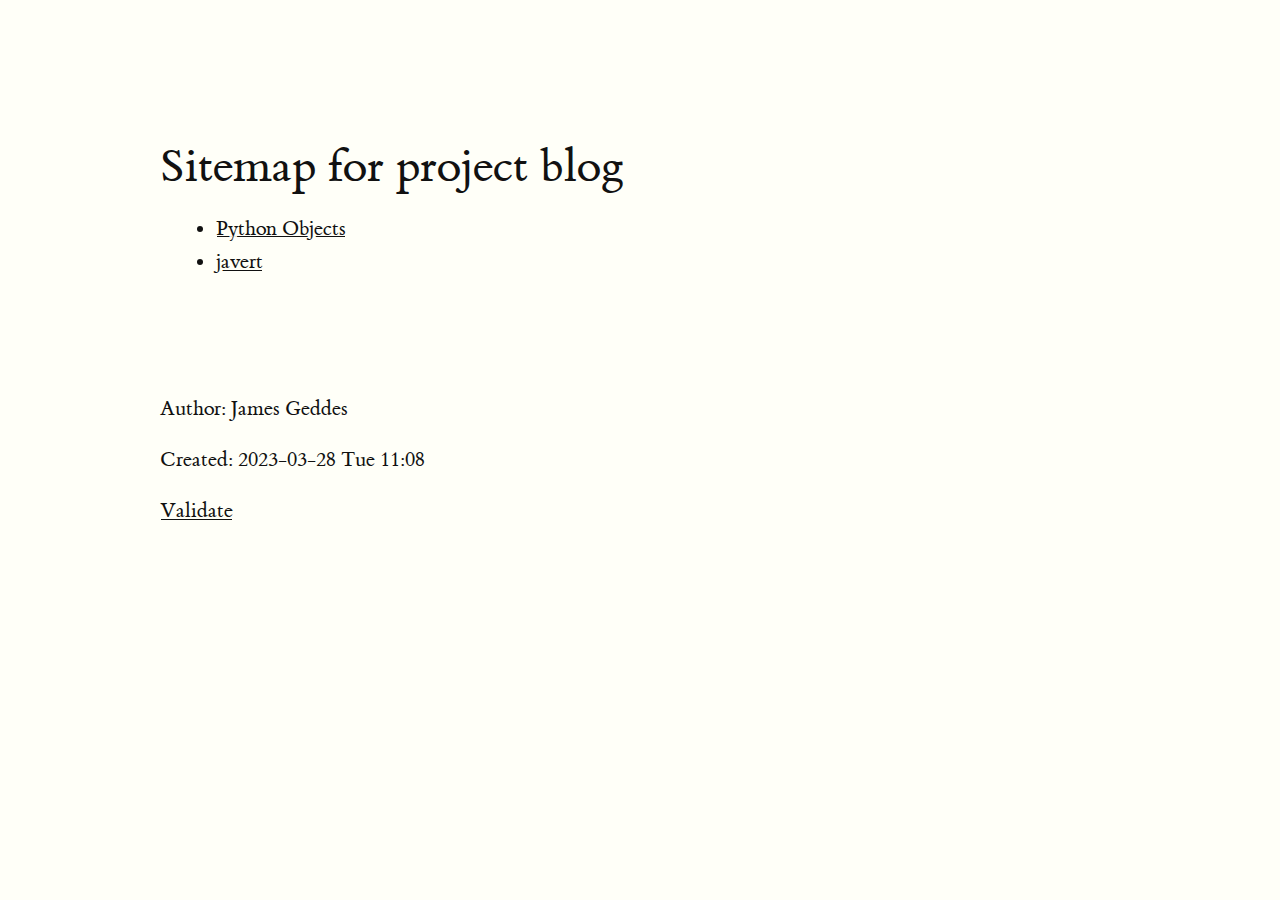
<file: docs/sitemap.html>
<?xml version="1.0" encoding="utf-8"?>
<!DOCTYPE html PUBLIC "-//W3C//DTD XHTML 1.0 Strict//EN"
"http://www.w3.org/TR/xhtml1/DTD/xhtml1-strict.dtd">
<html xmlns="http://www.w3.org/1999/xhtml" lang="en" xml:lang="en">
<head>
<!-- 2023-03-28 Tue 11:08 -->
<meta http-equiv="Content-Type" content="text/html;charset=utf-8" />
<meta name="viewport" content="width=device-width, initial-scale=1" />
<title>Sitemap for project blog</title>
<meta name="author" content="James Geddes" />
<meta name="generator" content="Org Mode" />
<link rel="stylesheet" href="tufte.css" type="text/css"/>
</head>
<body>
<div id="content" class="content">
<h1 class="title">Sitemap for project blog</h1>
<ul class="org-ul">
<li><a href="same.html">Python Objects</a></li>
<li><a href="javert.html">javert</a></li>
</ul>
</div>
<div id="postamble" class="status">
<p class="author">Author: James Geddes</p>
<p class="date">Created: 2023-03-28 Tue 11:08</p>
<p class="validation"><a href="https://validator.w3.org/check?uri=referer">Validate</a></p>
</div>
</body>
</html>
</file>
<file: docs/tufte.css>
@charset "UTF-8";

/* Adapted from tufte.css
   Notes on using with org mode
   - blockquotes. Wrap the attribution in @@html:<footer>@@ tags.
*/


/* Import ET Book styles
   adapted from https://github.com/edwardtufte/et-book/blob/gh-pages/et-book.css */

@font-face {
    font-family: "et-book";
    src: url("et-book/et-book-roman-line-figures/et-book-roman-line-figures.eot");
    src: url("et-book/et-book-roman-line-figures/et-book-roman-line-figures.eot?#iefix") format("embedded-opentype"), url("et-book/et-book-roman-line-figures/et-book-roman-line-figures.woff") format("woff"), url("et-book/et-book-roman-line-figures/et-book-roman-line-figures.ttf") format("truetype"), url("et-book/et-book-roman-line-figures/et-book-roman-line-figures.svg#etbookromanosf") format("svg");
    font-weight: normal;
    font-style: normal;
    font-display: swap;
}

@font-face {
    font-family: "et-book";
    src: url("et-book/et-book-display-italic-old-style-figures/et-book-display-italic-old-style-figures.eot");
    src: url("et-book/et-book-display-italic-old-style-figures/et-book-display-italic-old-style-figures.eot?#iefix") format("embedded-opentype"), url("et-book/et-book-display-italic-old-style-figures/et-book-display-italic-old-style-figures.woff") format("woff"), url("et-book/et-book-display-italic-old-style-figures/et-book-display-italic-old-style-figures.ttf") format("truetype"), url("et-book/et-book-display-italic-old-style-figures/et-book-display-italic-old-style-figures.svg#etbookromanosf") format("svg");
    font-weight: normal;
    font-style: italic;
    font-display: swap;
}

@font-face {
    font-family: "et-book";
    src: url("et-book/et-book-bold-line-figures/et-book-bold-line-figures.eot");
    src: url("et-book/et-book-bold-line-figures/et-book-bold-line-figures.eot?#iefix") format("embedded-opentype"), url("et-book/et-book-bold-line-figures/et-book-bold-line-figures.woff") format("woff"), url("et-book/et-book-bold-line-figures/et-book-bold-line-figures.ttf") format("truetype"), url("et-book/et-book-bold-line-figures/et-book-bold-line-figures.svg#etbookromanosf") format("svg");
    font-weight: bold;
    font-style: normal;
    font-display: swap;
}

@font-face {
    font-family: "et-book-roman-old-style";
    src: url("et-book/et-book-roman-old-style-figures/et-book-roman-old-style-figures.eot");
    src: url("et-book/et-book-roman-old-style-figures/et-book-roman-old-style-figures.eot?#iefix") format("embedded-opentype"), url("et-book/et-book-roman-old-style-figures/et-book-roman-old-style-figures.woff") format("woff"), url("et-book/et-book-roman-old-style-figures/et-book-roman-old-style-figures.ttf") format("truetype"), url("et-book/et-book-roman-old-style-figures/et-book-roman-old-style-figures.svg#etbookromanosf") format("svg");
    font-weight: normal;
    font-style: normal;
    font-display: swap;
}

/* Tufte CSS styles */
html {
    font-size: 15px;
}

body {
    width: 87.5%;
    margin-left: auto;
    margin-right: auto;
    padding-left: 12.5%;
    font-family: et-book, Palatino, "Palatino Linotype", "Palatino LT STD", "Book Antiqua", Georgia, serif;
    background-color: #fffff8;
    color: #111;
    max-width: 1400px;
    counter-reset: sidenote-counter;
}

/* Adds dark mode */
@media (prefers-color-scheme: dark) {
    body {
        background-color: #151515;
        color: #ddd;
    }
}

h1 {
    font-weight: 400;
    margin-top: 4rem;
    margin-bottom: 1.5rem;
    font-size: 3.2rem;
    line-height: 1;
}

h2 {
    font-style: italic;
    font-weight: 400;
    margin-top: 2.1rem;
    margin-bottom: 1.4rem;
    font-size: 2.2rem;
    line-height: 1;
}

h3 {
    font-style: italic;
    font-weight: 400;
    font-size: 1.7rem;
    margin-top: 2rem;
    margin-bottom: 1.4rem;
    line-height: 1;
}

hr {
    display: block;
    height: 1px;
    width: 55%;
    border: 0;
    border-top: 1px solid #ccc;
    margin: 1em 0;
    padding: 0;
}

p.subtitle {
    font-style: italic;
    margin-top: 1rem;
    margin-bottom: 1rem;
    font-size: 1.8rem;
    display: block;
    line-height: 1;
}

.numeral {
    font-family: et-book-roman-old-style;
}

.danger {
    color: red;
}

/* Adaptation for org-mode: replace "article" with "content" */
.content {
    padding: 5rem 0rem;
}

/* Adaptation for org-mode: replace "section" with "outline-2" */
.outline-2 {
    padding-top: 1rem;
    padding-bottom: 1rem;
}

p,
dl,
ol,
ul {
    font-size: 1.4rem;
    line-height: 2rem;
}

p {
    margin-top: 1.4rem;
    margin-bottom: 1.4rem;
    padding-right: 0;
    vertical-align: baseline;
}

/* Chapter Epigraphs */
div.epigraph {
    margin: 5em 0;
}

div.epigraph > blockquote {
    margin-top: 3em;
    margin-bottom: 3em;
}

div.epigraph > blockquote,
div.epigraph > blockquote > p {
    font-style: italic;
}

div.epigraph > blockquote > footer {
    font-style: normal;
}

div.epigraph > blockquote > footer > cite {
    font-style: italic;
}
/* end chapter epigraphs styles */

blockquote {
    font-size: 1.4rem;
}

blockquote p {
    width: 55%;
    margin-right: 40px;
}

blockquote footer {
    width: 55%;
    font-size: 1.1rem;
    text-align: right;
}

/* NB: In original tufte.css, these were section > p */
.content p,
.content footer,
.content table {
    width: 55%;
}

/* 50 + 5 == 55, to be the same width as paragraph */
.content dl,
.content ol,
.content ul {
    width: 50%;
    -webkit-padding-start: 5%;
}

dt:not(:first-child),
li:not(:first-child) {
    margin-top: 0.25rem;
}

figure {
    padding: 0;
    border: 0;
    font-size: 100%;
    font: inherit;
    vertical-align: baseline;
    max-width: 55%;
    -webkit-margin-start: 0;
    -webkit-margin-end: 0;
    margin: 0 0 3em 0;
}

figcaption {
    float: right;
    clear: right;
    margin-top: 0;
    margin-bottom: 0;
    font-size: 1.1rem;
    line-height: 1.6;
    vertical-align: baseline;
    position: relative;
    max-width: 40%;
}

figure.fullwidth figcaption {
    margin-right: 24%;
}

/* Links: replicate underline that clears descenders */
a:link,
a:visited {
    color: inherit;
}

.no-tufte-underline:link {
    background: unset;
    text-shadow: unset;
}

a:link, .tufte-underline, .hover-tufte-underline:hover {
    text-decoration: none;
    background: -webkit-linear-gradient(#fffff8, #fffff8), -webkit-linear-gradient(#fffff8, #fffff8), -webkit-linear-gradient(currentColor, currentColor);
    background: linear-gradient(#fffff8, #fffff8), linear-gradient(#fffff8, #fffff8), linear-gradient(currentColor, currentColor);
    -webkit-background-size: 0.05em 1px, 0.05em 1px, 1px 1px;
    -moz-background-size: 0.05em 1px, 0.05em 1px, 1px 1px;
    background-size: 0.05em 1px, 0.05em 1px, 1px 1px;
    background-repeat: no-repeat, no-repeat, repeat-x;
    text-shadow: 0.03em 0 #fffff8, -0.03em 0 #fffff8, 0 0.03em #fffff8, 0 -0.03em #fffff8, 0.06em 0 #fffff8, -0.06em 0 #fffff8, 0.09em 0 #fffff8, -0.09em 0 #fffff8, 0.12em 0 #fffff8, -0.12em 0 #fffff8, 0.15em 0 #fffff8, -0.15em 0 #fffff8;
    background-position: 0% 93%, 100% 93%, 0% 93%;
}

@media screen and (-webkit-min-device-pixel-ratio: 0) {
    a:link, .tufte-underline, .hover-tufte-underline:hover {
        background-position-y: 87%, 87%, 87%;
    }
}

/* Adds dark mode */
@media (prefers-color-scheme: dark) {
    a:link, .tufte-underline, .hover-tufte-underline:hover {
        text-shadow: 0.03em 0 #151515, -0.03em 0 #151515, 0 0.03em #151515, 0 -0.03em #151515, 0.06em 0 #151515, -0.06em 0 #151515, 0.09em 0 #151515, -0.09em 0 #151515, 0.12em 0 #151515, -0.12em 0 #151515, 0.15em 0 #151515, -0.15em 0 #151515;
    }
}

a:link::selection,
a:link::-moz-selection {
    text-shadow: 0.03em 0 #b4d5fe, -0.03em 0 #b4d5fe, 0 0.03em #b4d5fe, 0 -0.03em #b4d5fe, 0.06em 0 #b4d5fe, -0.06em 0 #b4d5fe, 0.09em 0 #b4d5fe, -0.09em 0 #b4d5fe, 0.12em 0 #b4d5fe, -0.12em 0 #b4d5fe, 0.15em 0 #b4d5fe, -0.15em 0 #b4d5fe;
    background: #b4d5fe;
}

/* Sidenotes, margin notes, figures, captions */
img {
    max-width: 100%;
}

.sidenote,
.marginnote {
    float: right;
    clear: right;
    margin-right: -60%;
    width: 50%;
    margin-top: 0.3rem;
    margin-bottom: 0;
    font-size: 1.1rem;
    line-height: 1.3;
    vertical-align: baseline;
    position: relative;
}

.sidenote-number {
    counter-increment: sidenote-counter;
}

.sidenote-number:after,
.sidenote:before {
    font-family: et-book-roman-old-style;
    position: relative;
    vertical-align: baseline;
}

.sidenote-number:after {
    content: counter(sidenote-counter);
    font-size: 1rem;
    top: -0.5rem;
    left: 0.1rem;
}

.sidenote:before {
    content: counter(sidenote-counter) " ";
    font-size: 1rem;
    top: -0.5rem;
}

blockquote .sidenote,
blockquote .marginnote {
    margin-right: -82%;
    min-width: 59%;
    text-align: left;
}

div.fullwidth,
table.fullwidth {
    width: 100%;
}

div.table-wrapper {
    overflow-x: auto;
    font-family: "Trebuchet MS", "Gill Sans", "Gill Sans MT", sans-serif;
}

.sans {
    font-family: "Gill Sans", "Gill Sans MT", Calibri, sans-serif;
    letter-spacing: .03em;
}

code, pre > code {
    font-family: Consolas, "Liberation Mono", Menlo, Courier, monospace;
    font-size: 1.0rem;
    line-height: 1.42;
    -webkit-text-size-adjust: 100%; /* Prevent adjustments of font size after orientation changes in iOS. See https://github.com/edwardtufte/tufte-css/issues/81#issuecomment-261953409 */
}

.sans > code {
    font-size: 1.2rem;
}

h1 > code,
h2 > code,
h3 > code {
    font-size: 0.80em;
}

.marginnote > code,
.sidenote > code {
    font-size: 1rem;
}

pre > code {
    font-size: 0.9rem;
    width: 52.5%;
    margin-left: 2.5%;
    overflow-x: auto;
    display: block;
}

pre.fullwidth > code {
    width: 90%;
}

.fullwidth {
    max-width: 90%;
    clear:both;
}

span.newthought {
    font-variant: small-caps;
    font-size: 1.2em;
}

input.margin-toggle {
    display: none;
}

label.sidenote-number {
    display: inline-block;
    max-height: 2rem; /* should be less than or equal to paragraph line-height */
}

label.margin-toggle:not(.sidenote-number) {
    display: none;
}

.iframe-wrapper {
    position: relative;
    padding-bottom: 56.25%; /* 16:9 */
    padding-top: 25px;
    height: 0;
}

.iframe-wrapper iframe {
    position: absolute;
    top: 0;
    left: 0;
    width: 100%;
    height: 100%;
}

@media (max-width: 760px) {
    body {
        width: 84%;
        padding-left: 8%;
        padding-right: 8%;
    }

    hr,
    .content p,
    .content footer,
    .content table {
        width: 100%;
    }

    pre > code {
        width: 97%;
    }

    .content dl,
    .content ol,
    .content ul {
        width: 90%;
    }

    figure {
        max-width: 90%;
    }

    figcaption,
    figure.fullwidth figcaption {
        margin-right: 0%;
        max-width: none;
    }

    blockquote {
        margin-left: 1.5em;
        margin-right: 0em;
    }

    blockquote p,
    blockquote footer {
        width: 100%;
    }

    label.margin-toggle:not(.sidenote-number) {
        display: inline;
    }

    .sidenote,
    .marginnote {
        display: none;
    }

    .margin-toggle:checked + .sidenote,
    .margin-toggle:checked + .marginnote {
        display: block;
        float: left;
        left: 1rem;
        clear: both;
        width: 95%;
        margin: 1rem 2.5%;
        vertical-align: baseline;
        position: relative;
    }

    label {
        cursor: pointer;
    }

    div.table-wrapper,
    table {
        width: 85%;
    }

    img {
        width: 100%;
    }
}
</file>
